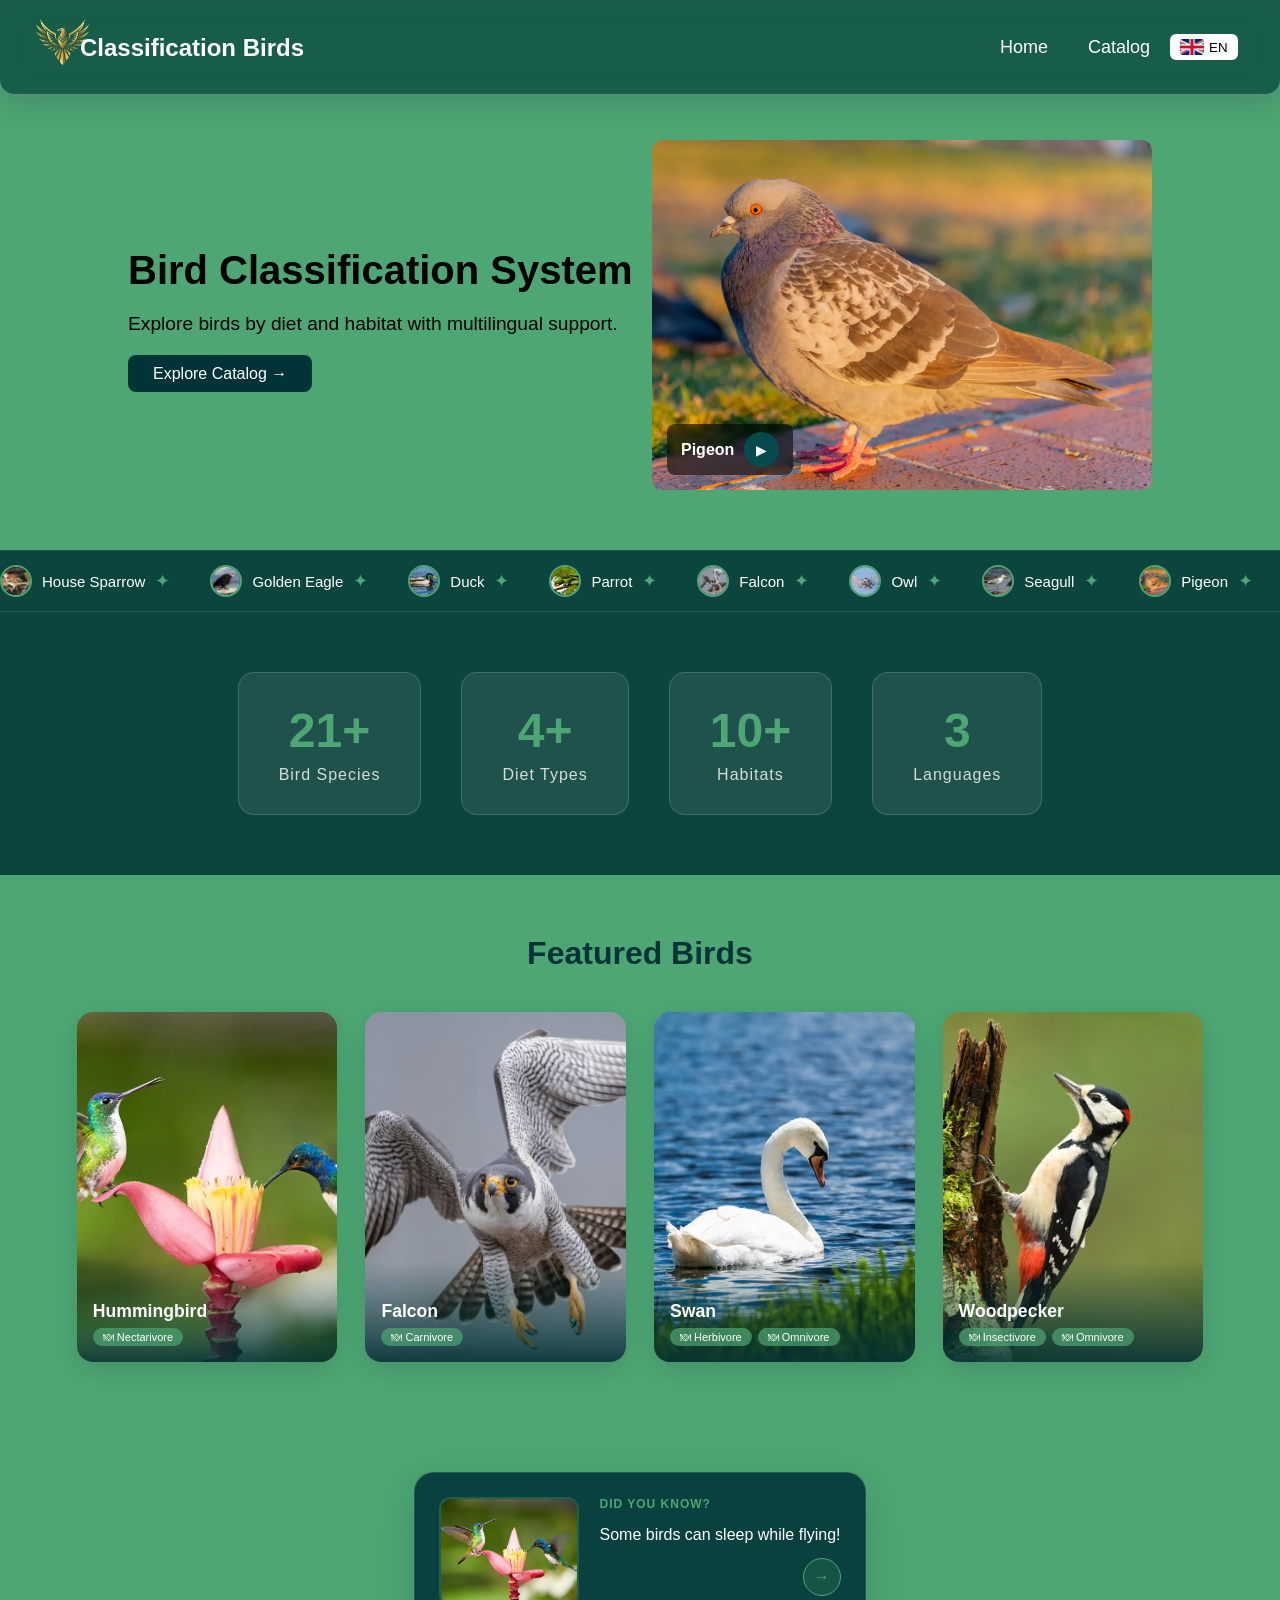
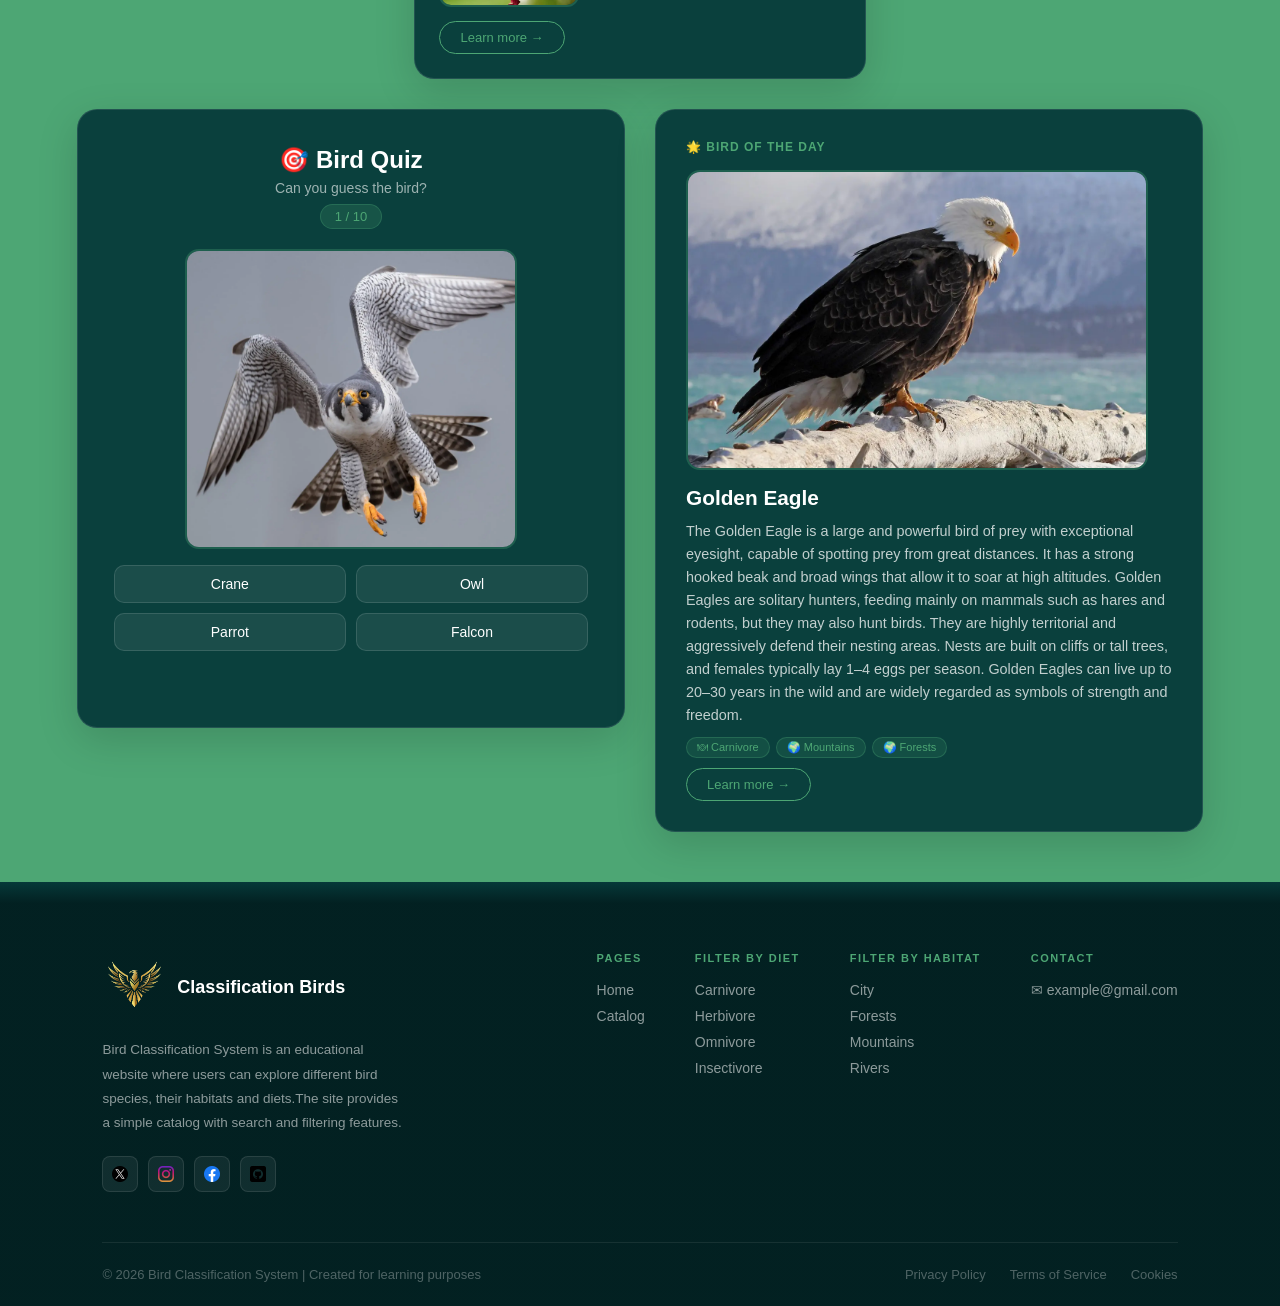
<file: index.html>
<!DOCTYPE html>
<html lang="en">

<head>
	<meta charset="UTF-8">
	<meta name="viewport" content="width=device-width, initial-scale=1.0">
	<title data-i18n="home_title">Classification Birds</title>
	<link rel="stylesheet" href="css/style.css">
</head>

<body>
	<div id="loading-screen">
		<img src="img/logo1-removebg-preview.png" class="loading-logo" alt="logo">
		<p class="loading-title">Classification Birds</p>
		<div class="loading-bar-wrapper">
			<div class="loading-bar"></div>
		</div>
	</div>

	<header class="navbar">
		<div class="nav-left">
			<img src="img/logo1-removebg-preview.png" class="logo">
			<h2 class="site-title">
				<a href="index.html">Classification Birds</a>
			</h2>
		</div>
		<div class="nav-right">
			<a href="index.html" data-i18n="nav_home">Home</a>
			<a href="catalog.html" data-i18n="nav_catalog">Catalog</a>
			<div class="language-switcher">
				<button class="lang-btn" id="current-lang">
					<img id="current-flag" src="img/flagsen.png" alt="EN">
					<span id="current-text">EN</span>
				</button>
				<div class="lang-dropdown" id="lang-dropdown">
					<button class="lang-btn" data-lang="en"><img src="img/flagsen.png"> EN</button>
					<button class="lang-btn" data-lang="ru"><img src="img/flagsru.png"> RU</button>
					<button class="lang-btn" data-lang="kg"><img src="img/flagskg.png"> KG</button>
				</div>
			</div>
		</div>
	</header>

	<section class="hero">
		<div class="hero-text">
			<h1 data-i18n="home_title">Bird Classification System</h1>
			<p data-i18n="home_text">Explore birds by diet and habitat with multilingual support.</p>
			<a href="catalog.html" class="btn-explore" data-i18n-btn="explore_btn">Explore Catalog →</a>
		</div>
		<div class="hero-image" id="hero-box">
			<img id="hero-slider" src="" alt="Bird">
			<div class="hero-bird-name" id="hero-bird-name"></div>
		</div>
	</section>

	<div class="bird-banner">
		<div class="bird-banner-track" id="bannerTrack"></div>
	</div>

	<section class="stats-section">
		<div class="stat-item" onclick="window.location.href='catalog.html'">
			<h2 class="counter" data-target="21">0</h2>
			<p data-i18n="stats_item">Bird Species</p>
		</div>
		<div class="stat-item" onclick="window.location.href='catalog.html?focus=diet'">
			<h2 class="counter" data-target="4">0</h2>
			<p data-i18n="diet_types">Diet Types</p>
		</div>
		<div class="stat-item" onclick="window.location.href='catalog.html?focus=habitat'">
			<h2 class="counter" data-target="10">0</h2>
			<p data-i18n="habitats">Habitats</p>
		</div>
		<div class="stat-item" id="langStat">
			<h2 class="counter" data-target="3" data-noplus="true">0</h2>
			<p data-i18n="languages">Languages</p>
		</div>
	</section>

	<section class="featured-section">
		<h2 class="featured-title" data-i18n="featured_title">Featured Birds</h2>
		<div class="featured-grid" id="featuredGrid"></div>
	</section>

	<section class="dyk-quiz-section">

		<div class="dyk-box">
			<div class="dyk-top">
				<img id="dyk-img" src="" alt="Bird" class="dyk-img">
				<div class="dyk-right">
					<div class="dyk-badge" data-i18n="dyk_title">Did you know?</div>
					<p id="dyk-text" class="dyk-text"></p>
					<button class="dyk-btn" id="dyk-next">→</button>
				</div>
			</div>
			<a id="dyk-link" href="#" class="dyk-more" data-i18n="learn_more">Learn more →</a>
		</div>

		<div class="quiz-botd-wrapper">

			<div class="quiz-box">
				<div class="quiz-header">
					<h2 data-i18n="quiz_title">🎯 Bird Quiz</h2>
					<p data-i18n="quiz_subtitle">Can you guess the bird?</p>
					<span class="quiz-progress" id="quiz-progress">1 / 10</span>
				</div>
				<div class="quiz-card" id="quiz-card">
					<img id="quiz-img" src="" alt="Bird" class="quiz-img">
					<div id="quiz-options" class="quiz-options"></div>
					<div id="quiz-result" class="quiz-result"></div>
				</div>
				<button id="quiz-next" class="quiz-next-btn" style="display:none" data-i18n="quiz_next">Next →</button>
			</div>

			<div class="botd-box">
				<div class="botd-label" data-i18n="bird_of_the_day">🌟 Bird of the Day</div>
				<img id="botd-img" src="" alt="Bird" class="botd-img">
				<div class="botd-info">
					<h3 id="botd-name"></h3>
					<p id="botd-desc"></p>
					<div id="botd-badges" class="botd-badges"></div>
					<a id="botd-link" href="#" class="dyk-more" data-i18n="learn_more">Learn more →</a>
				</div>
			</div>

		</div>

	</section>

	<footer class="footer">
		<div class="footer-top">
			<div class="footer-brand">
				<div class="logo-area">
					<img src="img/logo1-removebg-preview.png" class="logo">
					<h2>Classification Birds</h2>
				</div>
				<p data-i18n="footer">Bird Classification System is an educational website...</p>
				<div class="social-icons">
					<a href="https://www.twitter.com/?hl=en"><img src="icons/image copy.png" alt=""></a>
					<a href="https://www.instagram.com/?hl=en"><img src="icons/image.png" alt=""></a>
					<a href="https://www.facebook.com/?hl=en"><img src="icons/image copy 2.png" alt=""></a>
					<a href="https://www.github.com/?hl=en"><img src="icons/image copy 3.png" alt=""></a>
				</div>
			</div>
			<div class="footer-links">
				<div>
					<h3 data-i18n="footer_pages">Pages</h3>
					<a href="index.html" data-i18n="nav_home">Home</a>
					<a href="catalog.html" data-i18n="nav_catalog">Catalog</a>
				</div>
				<div>
					<h3 data-i18n="footer_diet">Filter by Diet</h3>
					<a href="catalog.html?diet=carnivore" data-i18n="carnivore">Carnivore</a>
					<a href="catalog.html?diet=herbivore" data-i18n="herbivore">Herbivore</a>
					<a href="catalog.html?diet=omnivore" data-i18n="omnivore">Omnivore</a>
					<a href="catalog.html?diet=insectivore" data-i18n="insectivore">Insectivore</a>
				</div>
				<div>
					<h3 data-i18n="footer_habitat">Filter by Habitat</h3>
					<a href="catalog.html?habitat=urban" data-i18n="urban">City</a>
					<a href="catalog.html?habitat=forests" data-i18n="forests">Forest</a>
					<a href="catalog.html?habitat=mountains" data-i18n="mountains">Mountains</a>
					<a href="catalog.html?habitat=rivers" data-i18n="rivers">Rivers</a>
				</div>
				<div>
					<h3 data-i18n="footer_contact">Contact</h3>
					<a href="mailto:shaxruh6114@gmail.com">✉ example@gmail.com</a>
				</div>
			</div>
		</div>

		<div class="footer-bottom">
			<p data-i18n="footer_bottom">© 2026 Bird Classification System | Created for learning purposes</p>
			<div class="footer-legal">
				<a href="#">Privacy Policy</a>
				<a href="#">Terms of Service</a>
				<a href="#">Cookies</a>
			</div>
		</div>

	</footer>

	<div id="overlay"></div>

	<script src="js/lang.js"></script>
	<script src="js/data.js"></script>
	<script src="js/hero-slider.js"></script>

	<script>
		const counters = document.querySelectorAll('.counter')
		const observer = new IntersectionObserver((entries) => {
			entries.forEach(entry => {
				if (entry.isIntersecting) {
					const el = entry.target
					const target = +el.dataset.target
					let count = 0
					const step = Math.ceil(target / 40)
					const timer = setInterval(() => {
						count += step
						if (count >= target) {
							el.textContent = el.dataset.noplus ? target : target + '+'
							clearInterval(timer)
						} else {
							el.textContent = count
						}
					}, 40)
					observer.unobserve(el)
				}
			})
		}, { threshold: 0.5 })
		counters.forEach(c => observer.observe(c))

		function loadBanner() {
			const lang = localStorage.getItem('lang') || 'en'
			const track = document.getElementById('bannerTrack')
			if (!track || typeof birds === 'undefined') return
			track.innerHTML = ''
			const doubled = [...birds, ...birds]
			doubled.forEach(b => {
				const item = document.createElement('div')
				item.className = 'banner-item'
				item.innerHTML = `
                    <img src="${b.images[0]}" alt="${b.name[lang]}">
                    <span>${b.name[lang] || b.name.en}</span>
                    <span class="banner-dot">✦</span>
                `
				item.addEventListener('click', () => { window.location.href = `bird.html?id=${b.id}` })
				item.style.cursor = 'pointer'
				track.appendChild(item)
			})
		}

		function loadFeatured() {
			const lang = localStorage.getItem('lang') || 'en'
			const grid = document.getElementById('featuredGrid')
			if (!grid || typeof birds === 'undefined') return
			const ids = [21, 5, 10, 9]
			grid.innerHTML = ''
			ids.forEach(id => {
				const b = birds.find(b => b.id === id)
				if (!b) return
				const dietBadges = (b.diet || []).map(d =>
					`<span class="f-badge">🍽 ${translations[lang]?.[d] || d}</span>`
				).join('')
				const card = document.createElement('div')
				card.className = 'featured-card'
				card.innerHTML = `
                    <img src="${b.images[0]}" alt="${b.name[lang]}">
                    <div class="featured-card-info">
                        <h3>${b.name[lang] || b.name.en}</h3>
                        <div class="f-badges">${dietBadges}</div>
                    </div>
                `
				card.addEventListener('click', () => { window.location.href = `bird.html?id=${b.id}` })
				grid.appendChild(card)
			})
		}

		function loadBotd() {
			const lang = localStorage.getItem('lang') || 'en'
			if (typeof birds === 'undefined') return
			const dayIndex = Math.floor(Date.now() / (1000 * 60 * 60 * 24)) % birds.length
			const b = birds[dayIndex]
			const img = document.getElementById('botd-img')
			const name = document.getElementById('botd-name')
			const desc = document.getElementById('botd-desc')
			const badges = document.getElementById('botd-badges')
			const link = document.getElementById('botd-link')
			if (!img || !b) return
			img.src = b.images[0]
			name.textContent = b.name[lang] || b.name.en
			desc.textContent = b.description[lang] || b.description.en
			link.href = `bird.html?id=${b.id}`
			badges.innerHTML = [
				...(b.diet || []).map(d => `<span class="botd-badge-item">🍽 ${translations[lang]?.[d] || d}</span>`),
				...(b.habitat || []).slice(0, 2).map(h => `<span class="botd-badge-item">🌍 ${translations[lang]?.[h] || h}</span>`)
			].join('')
		}

		const dykFacts = {
			en: [
				{ text: "Some birds can sleep while flying!", birdId: 21 },
				{ text: "Owls can rotate their heads up to 270 degrees.", birdId: 6 },
				{ text: "The Peregrine Falcon is the fastest animal on Earth, reaching speeds over 320 km/h.", birdId: 5 },
				{ text: "Parrots can mimic human speech and even understand words.", birdId: 4 },
				{ text: "Flamingos get their pink color from the food they eat.", birdId: 12 },
				{ text: "Hummingbirds are the only birds that can fly backwards.", birdId: 21 },
				{ text: "Eagles can see up to 8 times more clearly than humans.", birdId: 2 },
				{ text: "Crows are one of the smartest animals in the world.", birdId: 11 },
				{ text: "A group of flamingos is called a flamboyance.", birdId: 12 }
			],
			ru: [
				{ text: "Некоторые птицы могут спать во время полёта!", birdId: 21 },
				{ text: "Совы могут поворачивать голову на 270 градусов.", birdId: 6 },
				{ text: "Сапсан развивает скорость свыше 320 км/ч.", birdId: 5 },
				{ text: "Попугаи могут имитировать человеческую речь.", birdId: 4 },
				{ text: "Фламинго получают розовый цвет от пищи.", birdId: 12 },
				{ text: "Колибри — единственные птицы, летающие назад.", birdId: 21 },
				{ text: "Орлы видят в 8 раз чётче, чем люди.", birdId: 2 },
				{ text: "Вороны — одни из самых умных животных.", birdId: 11 },
				{ text: "Группа фламинго называется фламбуанс.", birdId: 12 }
			],
			kg: [
				{ text: "Кээ бир куштар учуп жүрүп уктай алышат!", birdId: 21 },
				{ text: "Үкүлөр башын 270 градуска буруша алат.", birdId: 6 },
				{ text: "Лачын 320 км/сааттан ашык ылдамдыкка жетет.", birdId: 5 },
				{ text: "Тоту куштар адам сөзүн туурай алат.", birdId: 4 },
				{ text: "Фламинго жеген тамагынан кызгылт түс алат.", birdId: 12 },
				{ text: "Колибри артка учуу жөндөмдүүлүгүнө ээ жалгыз куш.", birdId: 21 },
				{ text: "Бүркүттөр адамга караганда 8 эсе так көрөт.", birdId: 2 },
				{ text: "Карга дүйнөдөгү эң акылдуу жаныбарлардын бири.", birdId: 11 },
				{ text: "Фламинго тобу фламбуанс деп аталат.", birdId: 12 }
			]
		}

		let dykIndex = 0
		function showFact() {
			const lang = localStorage.getItem('lang') || 'en'
			const facts = dykFacts[lang] || dykFacts.en
			const fact = facts[dykIndex % facts.length]
			const bird = birds.find(b => b.id === fact.birdId)
			const text = document.getElementById('dyk-text')
			const img = document.getElementById('dyk-img')
			const link = document.getElementById('dyk-link')
			text.style.opacity = 0
			img.style.opacity = 0
			setTimeout(() => {
				text.textContent = fact.text
				text.style.opacity = 1
				if (bird) {
					img.src = bird.images[0]
					img.style.opacity = 1
					link.href = `bird.html?id=${bird.id}`
				}
			}, 300)
		}

		document.getElementById('dyk-next').addEventListener('click', () => {
			dykIndex++
			showFact()
		})

		setInterval(() => {
			dykIndex++
			showFact()
		}, 8000)

		document.getElementById('langStat').addEventListener('click', () => {
			window.scrollTo({ top: 0, behavior: 'smooth' })
			setTimeout(() => { document.getElementById('current-lang').click() }, 600)
		})

		let quizIndex = 0
		let quizScore = 0
		const QUIZ_TOTAL = 10
		let quizQuestions = []

		function prepareQuiz() {
			const shuffled = [...birds].sort(() => Math.random() - 0.5)
			quizQuestions = []
			for (let i = 0; i < QUIZ_TOTAL; i++) {
				const correct = shuffled[i]
				const others = [...birds].filter(b => b.id !== correct.id).sort(() => Math.random() - 0.5).slice(0, 3)
				const options = [...others, correct].sort(() => Math.random() - 0.5)
				quizQuestions.push({ correct, options })
			}
		}

		function loadQuiz() {
			const lang = localStorage.getItem('lang') || 'en'
			const result = document.getElementById('quiz-result')
			const nextBtn = document.getElementById('quiz-next')
			const quizCard = document.getElementById('quiz-card')

			if (quizIndex >= QUIZ_TOTAL) {
				const percent = Math.round((quizScore / QUIZ_TOTAL) * 100)
				let emoji = '😢'
				if (percent >= 80) emoji = '🏆'
				else if (percent >= 50) emoji = '👍'
				else if (percent >= 30) emoji = '🙂'
				quizCard.innerHTML = `
                    <div class="quiz-final">
                        <div class="quiz-emoji">${emoji}</div>
                        <h3 class="quiz-final-score">${quizScore} / ${QUIZ_TOTAL}</h3>
                        <p class="quiz-final-percent">${percent}%</p>
                        <p class="quiz-final-msg">${getQuizMsg(percent, lang)}</p>
                        <button class="quiz-restart-btn" id="quiz-restart">🔄 ${lang === 'ru' ? 'Заново' : lang === 'kg' ? 'Кайра' : 'Restart'}</button>
                    </div>
                `
				nextBtn.style.display = 'none'
				document.getElementById('quiz-restart').addEventListener('click', () => {
					quizIndex = 0
					quizScore = 0
					prepareQuiz()
					quizCard.innerHTML = `
                        <img id="quiz-img" src="" alt="Bird" class="quiz-img">
                        <div id="quiz-options" class="quiz-options"></div>
                        <div id="quiz-result" class="quiz-result"></div>
                    `
					loadQuiz()
				})
				return
			}

			result.textContent = ''
			nextBtn.style.display = 'none'
			document.getElementById('quiz-progress').textContent = `${quizIndex + 1} / ${QUIZ_TOTAL}`
			const { correct, options } = quizQuestions[quizIndex]
			document.getElementById('quiz-img').src = correct.images[0]
			const optionsDiv = document.getElementById('quiz-options')
			optionsDiv.innerHTML = ''
			options.forEach(b => {
				const btn = document.createElement('button')
				btn.className = 'quiz-option'
				btn.textContent = b.name[lang] || b.name.en
				btn.addEventListener('click', () => {
					document.querySelectorAll('.quiz-option').forEach(el => {
						el.disabled = true
						if (el.textContent === (correct.name[lang] || correct.name.en)) el.classList.add('correct')
					})
					if (b.id === correct.id) {
						btn.classList.add('correct')
						document.getElementById('quiz-result').textContent = translations[lang].correct || '✅ Correct!'
						document.getElementById('quiz-result').style.color = '#4DA674'
						quizScore++
					} else {
						btn.classList.add('wrong')
						document.getElementById('quiz-result').textContent = translations[lang].wrong || '❌ Wrong!'
						document.getElementById('quiz-result').style.color = '#dc3545'
					}
					quizIndex++
					nextBtn.style.display = 'inline-block'
				})
				optionsDiv.appendChild(btn)
			})
		}

		function getQuizMsg(percent, lang) {
			if (lang === 'ru') {
				if (percent >= 80) return 'Отличный результат! Вы эксперт по птицам!'
				if (percent >= 50) return 'Неплохо! Продолжайте изучать птиц!'
				return 'Не расстраивайтесь, попробуйте ещё раз!'
			} else if (lang === 'kg') {
				if (percent >= 80) return 'Мыкты натыйжа! Сиз куштар боюнча эксперт!'
				if (percent >= 50) return 'Жаман эмес! Куштарды изилдей бериңиз!'
				return 'Капа болбоңуз, кайра аракет кылыңыз!'
			} else {
				if (percent >= 80) return 'Excellent! You are a bird expert!'
				if (percent >= 50) return 'Not bad! Keep exploring birds!'
				return "Don't give up, try again!"
			}
		}

		document.getElementById('quiz-next').addEventListener('click', loadQuiz)

		window.addEventListener('load', () => {
			if (typeof birds !== 'undefined') {
				loadBanner()
				loadFeatured()
				loadBotd()
				showFact()
				prepareQuiz()
				loadQuiz()
			}

			const heroIds = [8, 2, 10, 4, 5]
			const featuredIds = [21, 5, 10, 9]

			const criticalSrcs = [
				...heroIds.map(id => birds.find(b => b.id === id)?.images[0]),
				...featuredIds.map(id => birds.find(b => b.id === id)?.images[0])
			].filter(Boolean)

			const unique = [...new Set(criticalSrcs)]
			const bar = document.querySelector('.loading-bar')
			const loader = document.getElementById('loading-screen')

			let loaded = 0
			const total = unique.length

			function onResource() {
				loaded++
				const percent = Math.round((loaded / total) * 100)
				if (bar) bar.style.width = percent + '%'
				if (loaded >= total) {
					setTimeout(() => loader.classList.add('hidden'), 300)
				}
			}

			if (total === 0) {
				loader.classList.add('hidden')
				return
			}

			unique.forEach(src => {
				const img = new Image()
				img.onload = img.onerror = onResource
				img.src = src
			})
		})
	</script>

</body>

</html>
</file>
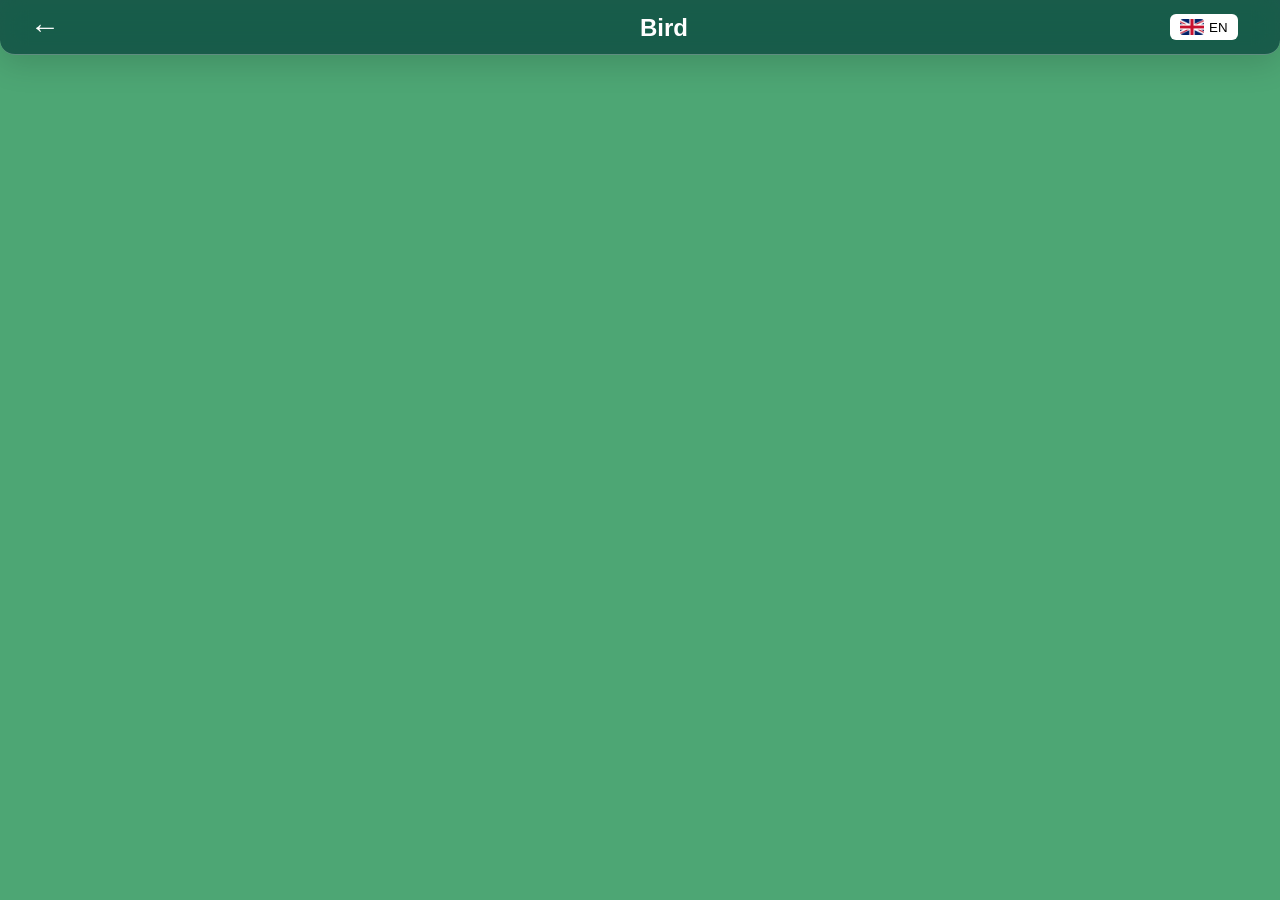
<file: bird.html>
<!DOCTYPE html>
<html lang="en">

<head>
	<meta charset="UTF-8">
	<meta name="viewport" content="width=device-width, initial-scale=1.0">
	<title>Bird</title>
	<link rel="stylesheet" href="css/style.css">
</head>

<body>

	<header class="navbar">
		<div class="nav-left">
			<div class="back-icon">
				<a href="catalog.html" class="back-icon" title="Back">&#8592;</a>
			</div>
			<h2 class="site-title2">Bird</h2>
		</div>

		<div class="nav-right">
			<div class="language-switcher">
				<button class="lang-btn" id="current-lang">
					<img id="current-flag" src="img/flagsen.png" alt="EN">
					<span id="current-text">EN</span>
				</button>

				<div class="lang-dropdown" id="lang-dropdown">
					<button class="lang-btn" data-lang="en">
						<img src="img/flagsen.png" alt="EN"> EN
					</button>
					<button class="lang-btn" data-lang="ru">
						<img src="img/flagsru.png" alt="RU"> RU
					</button>
					<button class="lang-btn" data-lang="kg">
						<img src="img/flagskg.png" alt="KG"> KG
					</button>
				</div>
			</div>
		</div>
	</header>

	<main id="birdDetail" class="bird-detail-wrapper">
	</main>
	<div id="overlay"></div>

	<script src="js/data.js"></script>
	<script src="js/lang.js"></script>
	<script src="js/bird.js"></script>
</body>

</html>
</file>
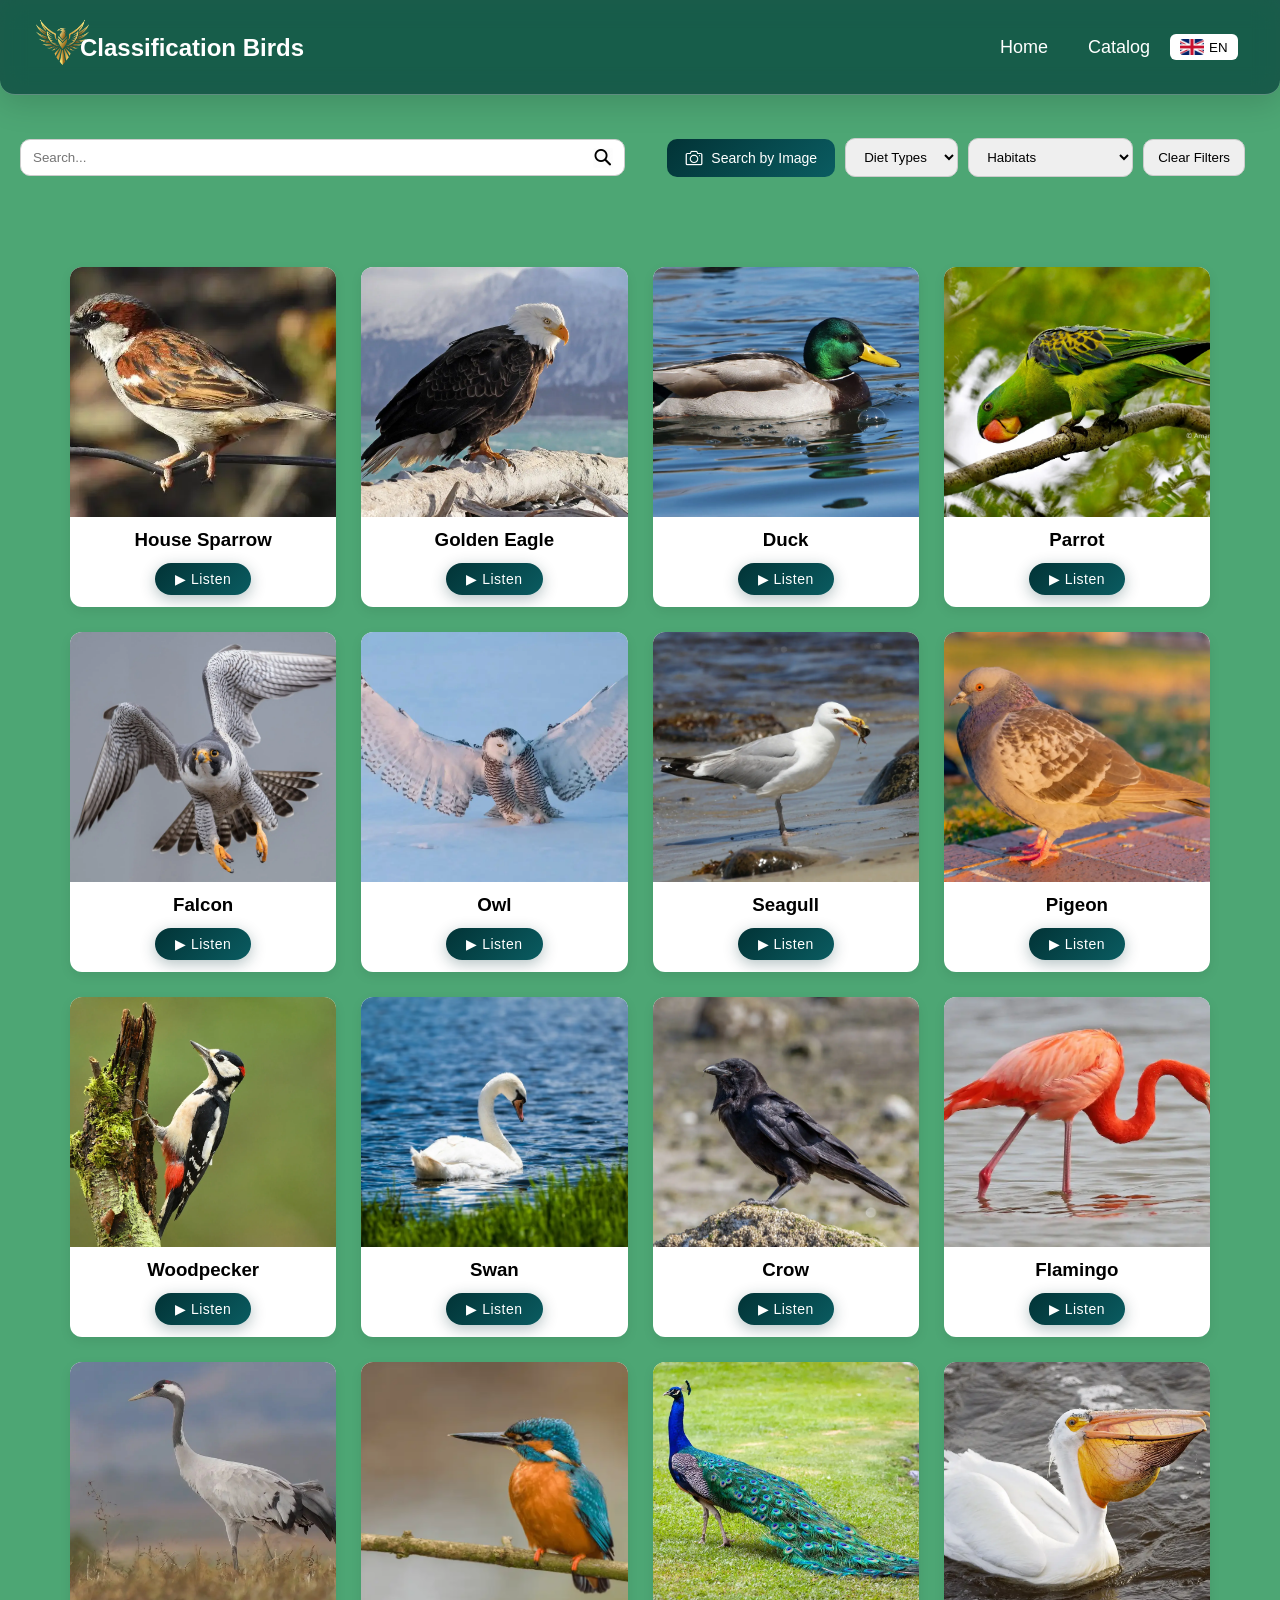
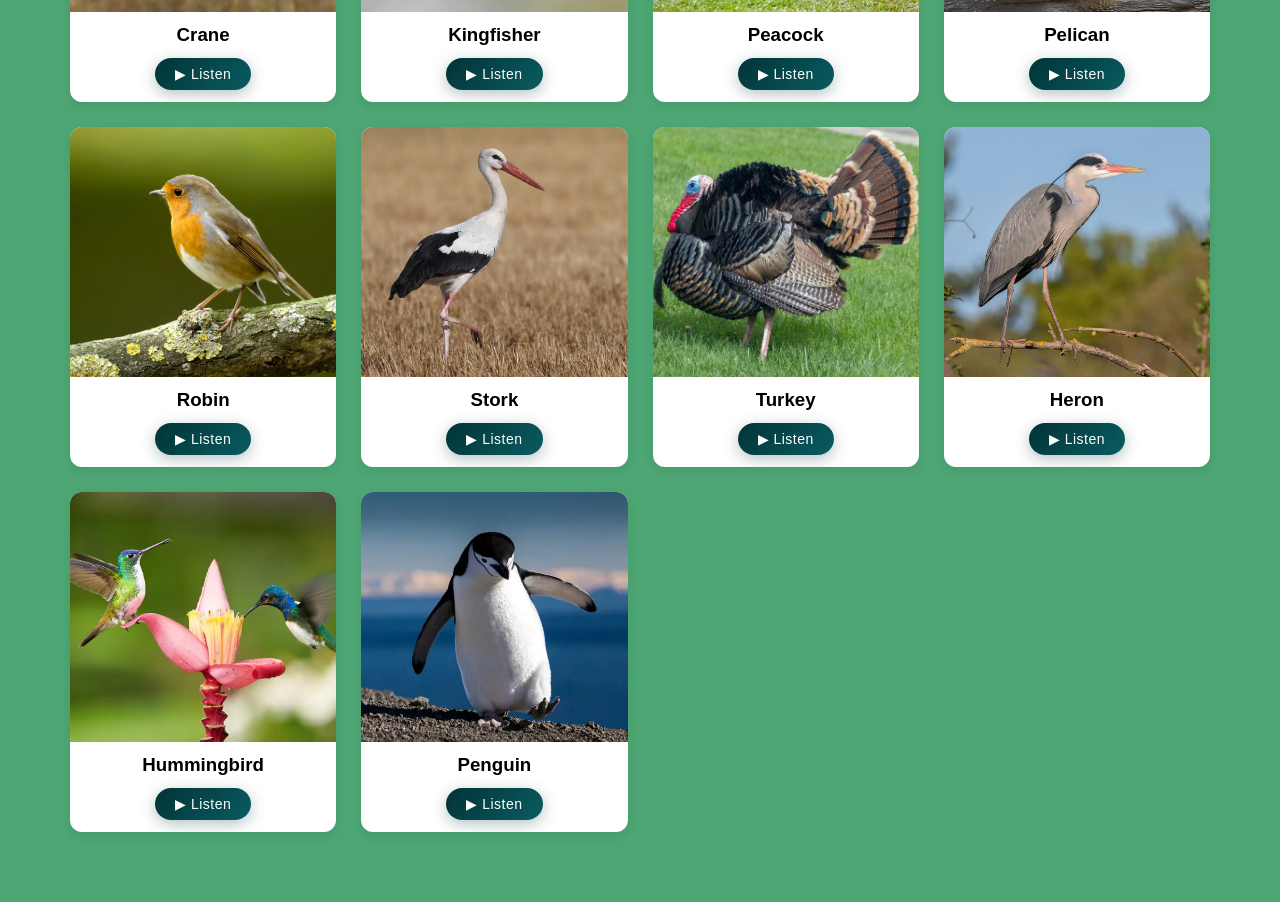
<file: catalog.html>
<!DOCTYPE html>
<html lang="en">

<head>
	<meta charset="UTF-8">
	<meta name="viewport" content="width=device-width, initial-scale=1.0">
	<title>Catalog</title>
	<link rel="stylesheet" href="css/style.css">
</head>

<body>

	<header class="navbar">
		<div class="nav-left">
			<img src="img/logo1-removebg-preview.png" class="logo">
			<h2 class="site-title">
				<a href="index.html">Classification Birds</a>
			</h2>
		</div>

		<div class="nav-right">
			<a href="index.html" data-i18n="nav_home">Home</a>
			<a href="catalog.html" data-i18n="nav_catalog">Catalog</a>
			<div class="language-switcher">
				<button class="lang-btn" id="current-lang">
					<img id="current-flag" src="img/flagsen.png" alt="EN">
					<span id="current-text">EN</span>
				</button>

				<div class="lang-dropdown" id="lang-dropdown">
					<button class="lang-btn" data-lang="en">
						<img src="img/flagsen.png" alt="EN"> EN
					</button>
					<button class="lang-btn" data-lang="ru">
						<img src="img/flagsru.png" alt="RU"> RU
					</button>
					<button class="lang-btn" data-lang="kg">
						<img src="img/flagskg.png" alt="KG"> KG
					</button>
				</div>
			</div>
		</div>
	</header>

	<section class="catalog-controls">


		<div class="filters-container">
			<div class="left-side search-container">
				<input type="text" id="searchInput" placeholder="Search...">
				<img src="img/search.png" alt="search" class="search-icon">
			</div>
			<div class="right-side">
				<label class="img-search-btn" for="imageInput">
					<img src="icons/camera.png" alt="camera">
					<span data-i18n="search_by_image">Search by Image</span>
				</label>
				<input type="file" id="imageInput" accept="image/*" style="display:none">

				<select id="dietFilter">
					<option value="">Diet</option>
					<option value="omnivore">Omnivore</option>
					<option value="carnivore">Carnivore</option>
					<option value="herbivore">Herbivore</option>
				</select>
				<select id="habitatFilter">
					<option value="">Habitat</option>
					<option value="urban">City</option>
					<option value="rural">Rural</option>
					<option value="lakes">Lakes</option>
					<option value="mountains">Mountains</option>
					<option value="plains">Plains</option>
					<option value="cliffs">Cliffs</option>
					<option value="river valleys">River Valleys</option>
					<option value="freshwater lakes">Freshwater Lakes</option>
					<option value="rivers">Rivers</option>
					<option value="ponds">Ponds</option>
					<option value="marshes">Marshes</option>
					<option value="tropical forests">Tropical Forests</option>
					<option value="subtropical forests">Subtropical Forests</option>
					<option value="savannas">Savannas</option>
					<option value="mangroves">Mangroves</option>
					<option value="urban areas">Urban Areas</option>
					<option value="open plains">Open Plains</option>
					<option value="deserts">Deserts</option>
					<option value="Antarctica">Antarctica</option>
					<option value="coastal regions">Coastal Regions</option>
					<option value="beaches">Beaches</option>
					<option value="estuaries">Estuaries</option>
					<option value="parks">Parks</option>
					<option value="farmlands">Farmlands</option>
					<option value="woodlands">Woodlands</option>
					<option value="orchards">Orchards</option>
					<option value="barns">Barns</option>
				</select>

				<button id="clearFilters">Clear</button>
			</div>

			<div id="img-search-result" class="img-search-result"></div>
		</div>

		</div>

	</section>

	<section class="bird-gallery">
		<div id="birdContainer" class="container">
		</div>
	</section>
	<div id="overlay"></div>

	<script src="js/data.js"></script>
	<script src="js/lang.js"></script>
	<script src="js/catalog.js"></script>
</body>

</html>
</file>
<file: css/style.css>
* {
    margin: 0;
    padding: 0;
    box-sizing: border-box;
}

body {
    padding-top: 80px;
    font-family: Arial, sans-serif;
    background-color: #4DA674;
    background-size: cover;
    background-attachment: fixed;
}

.container, header, footer {
    background-color: rgba(255, 255, 255, 0.85);
    padding: 20px;
}

#loading-screen {
    position: fixed;
    top: 0;
    left: 0;
    width: 100%;
    height: 100%;
    background: #023336;
    display: flex;
    flex-direction: column;
    align-items: center;
    justify-content: center;
    z-index: 9999;
    transition: opacity 0.6s ease, visibility 0.6s ease;
}

#loading-screen.hidden {
    opacity: 0;
    visibility: hidden;
}

.loading-logo {
    width: 100px;
    height: 100px;
    animation: pulse 0.7s ease-in-out infinite;
}

.loading-title {
    color: #fff;
    font-size: 1.5rem;
    font-weight: 600;
    margin-top: 20px;
    letter-spacing: 2px;
}

.loading-bar-wrapper {
    width: 200px;
    height: 4px;
    background: rgba(255,255,255,0.15);
    border-radius: 10px;
    margin-top: 24px;
    overflow: hidden;
}

.loading-bar {
    height: 100%;
    width: 0%;
    background: #4DA674;
    border-radius: 10px;
    transition: width 0.3s ease; 
}

@keyframes loadBar {
    to { width: 100%; }
}

@keyframes pulse {
    0%, 100% { transform: scale(1); opacity: 1; }
    50% { transform: scale(1.1); opacity: 0.8; }
}

.navbar {
    display: flex;
    justify-content: space-between;
    position: fixed;
    top: 0;
    left: 0;
    width: 100%;
    padding: 10px 30px;
    background: rgba(2, 51, 54, 0.65);
    backdrop-filter: blur(12px) saturate(120%);
    -webkit-backdrop-filter: blur(12px) saturate(120%);
    border-bottom: 1px solid rgba(255, 255, 255, 0.3);
    box-shadow: 0 8px 32px rgba(0, 0, 0, 0.15);
    border-radius: 0 0 15px 15px;
    z-index: 1000;
    transition: background 0.3s ease, box-shadow 0.3s ease;
}

.navbar.scrolled {
    background: rgba(2, 51, 54, 0.85);
    box-shadow: 0 8px 32px rgba(0, 0, 0, 0.25);
}

.nav-left .site-title a,
.site-title a {
    text-decoration: none;
    color: inherit;
}

.logo {
    height: 70px;
}

.site-title {
    font-size: 24px;
    font-weight: 600;
    position: absolute;
    left: 15%;
    transform: translateX(-50%);
    color: #fff;
    margin-top: -50px;
}

.site-title2 {
    color: white;
    position: absolute;
    left: 50%;
    margin-top: -30px;
}

.nav-right {
    display: flex;
    align-items: center;
    gap: 20px;
}

.nav-right a {
    text-decoration: none;
    color: #fff;
    font-weight: 500;
    font-size: 18px;
    margin-left: 20px;
}

.nav-right a:hover {
    color: #4DA674;
}

.back-icon {
    font-size: 30px;
    color: #fff;
    text-decoration: none;
    transition: transform 0.3s ease, color 0.3s ease;
    cursor: pointer;
    display: inline-block;
}

.back-icon:hover {
    color: #f8f9fa;
    transform: scale(1.1);
}

#overlay {
    position: fixed;
    top: 0;
    left: 0;
    width: 100%;
    height: 100%;
    background: rgba(0,0,0,0.35);
    backdrop-filter: blur(3px);
    opacity: 0;
    visibility: hidden;
    transition: 0.3s;
    z-index: 900;
}

#overlay.active {
    opacity: 1;
    visibility: visible;
}

.language-switcher {
    position: relative;
    display: inline-block;
    min-width: 80px;
}

.lang-btn {
    border: none;
    background-color: white;
    color: black;
    cursor: pointer;
    border-radius: 6px;
    padding: 5px 10px;
    display: flex;
    align-items: center;
    gap: 5px;
    transition: 0.3s;
    z-index: 1001;
}

.lang-btn img {
    width: 24px;
    height: 16px;
    object-fit: cover;
    border-radius: 3px;
}

.lang-btn:hover {
    background: #4DA674;
}

.lang-dropdown {
    display: none;
    flex-direction: column;
    position: absolute;
    top: 120%;
    left: 0;
    border-radius: 8px;
    box-shadow: 0 8px 20px rgba(10, 10, 10, 0.2);
    overflow: hidden;
    z-index: 1000;
    transform: translateY(-10px);
    opacity: 0;
    transition: 0.3s;
}

.lang-dropdown.active {
    display: flex;
    transform: translateY(0);
    opacity: 1;
}

.hero {
    display: flex;
    justify-content: space-between;
    align-items: center;
    padding: 60px 10%;
}

.hero-text h1 {
    font-size: 2.5rem;
    margin-bottom: 20px;
}

.hero-text p {
    font-size: 1.2rem;
    margin-bottom: 30px;
}

.btn-explore {
    padding: 10px 25px;
    background-color: #023336;
    color: #fff;
    text-decoration: none;
    border-radius: 8px;
    transition: all 0.3s ease;
}

.btn-explore:hover {
    transform: translateY(-3px);
    box-shadow: 0 9px 20px #023336;
}

.hero-image {
    position: relative;
    width: 500px;
    height: 350px;
    overflow: hidden;
    cursor: pointer;
    border-radius: 10px;
}

.hero-image img {
    width: 100%;
    height: 100%;
    object-fit: cover;
    border-radius: 10px;
    transition: opacity 0.6s ease, transform 0.6s ease;
}

.hero-image:hover img {
    transform: scale(1.05);
}

.hero-bird-name {
    position: absolute;
    bottom: 15px;
    left: 15px;
    background: rgba(0,0,0,0.55);
    color: #fff;
    padding: 8px 14px;
    border-radius: 8px;
    font-size: 16px;
    font-weight: 600;
    backdrop-filter: blur(3px);
    display: flex;
    align-items: center;
    gap: 10px;
}

.hero-play-btn {
    background: rgba(2, 93, 97, 0.75);
    color: #fff;
    border: none;
    border-radius: 50%;
    width: 35px;
    height: 35px;
    font-size: 14px;
    cursor: pointer;
    backdrop-filter: blur(4px);
    transition: background 0.3s ease;
    flex-shrink: 0;
}

.hero-play-btn:hover {
    background: rgba(77, 166, 116, 0.85);
}

.bird-banner {
    width: 100%;
    overflow: hidden;
    background: rgba(2, 51, 54, 0.85);
    padding: 14px 0;
    border-top: 1px solid rgba(255,255,255,0.1);
    border-bottom: 1px solid rgba(255,255,255,0.1);
}

.bird-banner-track {
    display: flex;
    gap: 40px;
    width: max-content;
    animation: bannerScroll 30s linear infinite;
}

.bird-banner-track:hover {
    animation-play-state: paused;
}

.banner-item {
    display: flex;
    align-items: center;
    gap: 10px;
    color: #fff;
    font-size: 15px;
    font-weight: 500;
    white-space: nowrap;
    transition: all 0.3s ease;
}

.banner-item img {
    width: 32px;
    height: 32px;
    object-fit: cover;
    border-radius: 50%;
    border: 2px solid #4DA674;
    transition: transform 0.3s ease, border-color 0.3s ease;
}

.banner-dot {
    color: #4DA674;
    font-size: 18px;
}
.banner-item:hover {
    transform: translateY(-2px);
}

.banner-item:hover img {
    transform: scale(1.2);
    border-color: #fff;
}

.banner-item:hover span {
    color: #4DA674;
}

.banner-item:hover .banner-dot {
    font-size: 22px;
    color: #fff;
}

@keyframes bannerScroll {
    0% { transform: translateX(0); }
    100% { transform: translateX(-50%); }
}

.stats-section {
    display: flex;
    justify-content: center;
    gap: 40px;
    flex-wrap: wrap;
    padding: 60px 10%;
    background: rgba(2, 51, 54, 0.85);
    text-align: center;
}

.stat-item {
    background: rgba(255, 255, 255, 0.08);
    border: 1px solid rgba(255, 255, 255, 0.15);
    border-radius: 16px;
    padding: 30px 40px;
    color: #fff;
    min-width: 150px;
    cursor: pointer;
    transition: transform 0.3s ease, box-shadow 0.3s ease;
}

.stat-item:hover {
    transform: translateY(-5px);
    box-shadow: 0 10px 30px #3a7d57;
}

.stat-item h2 {
    font-size: 3rem;
    font-weight: 700;
    color: #4DA674;
    margin-bottom: 8px;
}

.stat-item p {
    font-size: 1rem;
    color: rgba(255, 255, 255, 0.8);
    letter-spacing: 1px;
}

.featured-section {
    padding: 60px 6%;
}

.featured-title {
    text-align: center;
    font-size: 2rem;
    font-weight: 700;
    color: #023336;
    margin-bottom: 40px;
}

.featured-grid {
    display: grid;
    grid-template-columns: repeat(4, 1fr);
    gap: 28px;
}

.featured-card {
    position: relative;
    border-radius: 16px;
    overflow: hidden;
    cursor: pointer;
    height: 350px;
    box-shadow: 0 8px 24px rgba(0,0,0,0.12);
    transition: transform 0.3s ease, box-shadow 0.3s ease;
}

.featured-card:hover {
    transform: translateY(-8px);
    box-shadow: 0 20px 40px rgba(2, 51, 54, 0.25);
}

.featured-card img {
    width: 100%;
    height: 100%;
    object-fit: cover;
    transition: transform 0.4s ease;
}

.featured-card:hover img {
    transform: scale(1.08);
}

.featured-card-info {
    position: absolute;
    bottom: 0;
    left: 0;
    width: 100%;
    padding: 40px 16px 16px;
    background: linear-gradient(transparent, rgba(2, 51, 54, 0.9));
}

.featured-card-info h3 {
    color: #fff;
    font-size: 1.1rem;
    font-weight: 600;
    margin-bottom: 6px;
}

.featured-card-info .f-badges {
    display: flex;
    flex-wrap: wrap;
    gap: 6px;
}

.featured-card-info .f-badge {
    background: rgba(77, 166, 116, 0.7);
    color: #fff;
    font-size: 11px;
    padding: 3px 10px;
    border-radius: 50px;
}

.dyk-quiz-section {
    padding: 50px 6%;
    display: flex;
    flex-direction: column;
    gap: 30px;
}

.dyk-box {
    background: rgba(2, 51, 54, 0.88);
    border-radius: 20px;
    padding: 24px;
    border: 1px solid rgba(255,255,255,0.1);
    box-shadow: 0 12px 40px rgba(0,0,0,0.15);
    display: flex;
    flex-direction: column;
    gap: 14px;
    max-width: 100%;
    align-self: center;
}

.dyk-top {
    display: flex;
    gap: 20px;
    align-items: flex-start;
}

.dyk-img {
    width: 140px;
    height: 110px;
    object-fit: cover;
    border-radius: 12px;
    border: 2px solid rgba(77, 166, 116, 0.3);
    flex-shrink: 0;
    transition: opacity 0.4s ease;
}

.dyk-right {
    display: flex;
    flex-direction: column;
    gap: 10px;
    flex: 1;
}

.dyk-badge {
    color: #4DA674;
    font-size: 12px;
    font-weight: 600;
    letter-spacing: 1px;
    text-transform: uppercase;
}

.dyk-text {
    color: #fff;
    font-size: 1rem;
    line-height: 1.7;
    transition: opacity 0.4s ease;
}

.dyk-btn {
    align-self: flex-end;
    background: rgba(77, 166, 116, 0.2);
    border: 1px solid #4DA674;
    color: #4DA674;
    border-radius: 50%;
    width: 38px;
    height: 38px;
    font-size: 16px;
    cursor: pointer;
    transition: all 0.3s ease;
}

.dyk-btn:hover {
    background: #4DA674;
    color: #fff;
}

.dyk-more {
    display: inline-block;
    align-self: flex-start;
    padding: 8px 20px;
    background: transparent;
    border: 1px solid #4DA674;
    color: #4DA674;
    border-radius: 50px;
    text-decoration: none;
    font-size: 13px;
    transition: all 0.3s ease;
}

.dyk-more:hover {
    background: #4DA674;
    color: #fff;
}

.quiz-botd-wrapper {
    display: grid;
    grid-template-columns: 1fr 1fr;
    gap: 30px;
    align-items: start;
}

.quiz-box {
    background: rgba(2, 51, 54, 0.88);
    border-radius: 20px;
    padding: 36px;
    border: 1px solid rgba(255,255,255,0.1);
    box-shadow: 0 12px 40px rgba(0,0,0,0.15);
    display: flex;
    flex-direction: column;
    align-items: center;
    gap: 20px;
}

.quiz-header {
    text-align: center;
    width: 100%;
}

.quiz-header h2 {
    color: #fff;
    font-size: 1.5rem;
    margin-bottom: 6px;
}

.quiz-header p {
    color: rgba(255,255,255,0.6);
    font-size: 14px;
    margin-bottom: 8px;
}

.quiz-progress {
    display: inline-block;
    background: rgba(77, 166, 116, 0.2);
    color: #4DA674;
    padding: 4px 14px;
    border-radius: 50px;
    font-size: 13px;
    border: 1px solid rgba(77, 166, 116, 0.3);
}

.quiz-card {
    width: 100%;
    display: flex;
    flex-direction: column;
    align-items: center;
    gap: 16px;
}

.quiz-img {
    width: 70%;
    height: 300px;
    object-fit: cover;
    border-radius: 14px;
    border: 2px solid rgba(77, 166, 116, 0.3);
}

.quiz-options {
    display: grid;
    grid-template-columns: 1fr 1fr;
    gap: 10px;
    width: 100%;
}

.quiz-option {
    padding: 10px 14px;
    background: rgba(255,255,255,0.07);
    border: 1px solid rgba(255,255,255,0.12);
    border-radius: 10px;
    color: #fff;
    cursor: pointer;
    font-size: 14px;
    transition: all 0.3s ease;
    text-align: center;
}

.quiz-option:hover {
    background: rgba(77, 166, 116, 0.25);
    border-color: #4DA674;
}

.quiz-option.correct {
    background: rgba(77, 166, 116, 0.45);
    border-color: #4DA674;
}

.quiz-option.wrong {
    background: rgba(220, 53, 69, 0.35);
    border-color: #dc3545;
}

.quiz-result {
    font-size: 1rem;
    font-weight: 600;
    min-height: 24px;
    color: #fff;
}

.quiz-next-btn {
    padding: 10px 30px;
    background: #4DA674;
    color: #fff;
    border: none;
    border-radius: 50px;
    font-size: 15px;
    cursor: pointer;
    transition: all 0.3s ease;
}

.quiz-next-btn:hover {
    background: #3a8f5e;
    transform: translateY(-2px);
}

.quiz-final {
    display: flex;
    flex-direction: column;
    align-items: center;
    gap: 10px;
    padding: 20px 0;
    text-align: center;
}

.quiz-emoji { font-size: 56px; }

.quiz-final-score {
    color: #fff;
    font-size: 2.2rem;
    font-weight: 700;
}

.quiz-final-percent {
    color: #4DA674;
    font-size: 1.4rem;
    font-weight: 600;
}

.quiz-final-msg {
    color: rgba(255,255,255,0.75);
    font-size: 0.95rem;
}

.quiz-restart-btn {
    margin-top: 8px;
    padding: 10px 28px;
    background: #4DA674;
    color: #fff;
    border: none;
    border-radius: 50px;
    font-size: 15px;
    cursor: pointer;
    transition: all 0.3s ease;
}

.quiz-restart-btn:hover {
    background: #3a8f5e;
    transform: translateY(-2px);
}

.botd-box {
    background: rgba(2, 51, 54, 0.88);
    border-radius: 20px;
    padding: 30px;
    border: 1px solid rgba(255,255,255,0.1);
    box-shadow: 0 12px 40px rgba(0,0,0,0.15);
    display: flex;
    flex-direction: column;
    gap: 16px;
}

.botd-label {
    color: #4DA674;
    font-size: 12px;
    font-weight: 600;
    letter-spacing: 1px;
    text-transform: uppercase;
}

.botd-img {
    width: 95%;
    height: 300px;
    object-fit: cover;
    border-radius: 14px;
    border: 2px solid rgba(77, 166, 116, 0.3);
}

.botd-info {
    display: flex;
    flex-direction: column;
    gap: 10px;
}

.botd-info h3 {
    color: #fff;
    font-size: 1.3rem;
    font-weight: 700;
}

.botd-info p {
    color: rgba(255,255,255,0.75);
    font-size: 0.9rem;
    line-height: 1.6;
    display: -webkit-box;
   
    -webkit-box-orient: vertical;
    overflow: hidden;
}

.botd-badges {
    display: flex;
    flex-wrap: wrap;
    gap: 6px;
}

.botd-badge-item {
    background: rgba(77, 166, 116, 0.15);
    color: #4DA674;
    font-size: 11px;
    padding: 3px 10px;
    border-radius: 50px;
    border: 1px solid rgba(77, 166, 116, 0.3);
}

.filters-container {
    margin-top: 3%;
    display: flex;
    justify-content: space-between;
    align-items: center;
    flex-wrap: wrap;
    gap: 15px;
    margin-bottom: 30px;
    padding: 20px;
}

.left-side {
    flex: 1 1 48%;
    position: relative;
}

.left-side input {
    width: 100%;
    padding: 10px 40px 10px 12px;
    border-radius: 10px;
    border: 1px solid #ccc;
    transition: box-shadow 0.3s;
}

.left-side input:hover,
.left-side input:focus {
    box-shadow: 0 0 8px #023336;
    outline: none;
}

.left-side .search-icon {
    position: absolute;
    right: 12px;
    top: 50%;
    transform: translateY(-50%);
    width: 20px;
    height: 20px;
    pointer-events: none;
}

.right-side {
    flex: 1 1 48%;
    display: flex;
    justify-content: flex-end;
    align-items: center;
    gap: 10px;
}

.right-side select,
.right-side button {
    padding: 10px 14px;
    border-radius: 10px;
    border: 1px solid #ccc;
    transition: background-color 0.3s, box-shadow 0.3s;
    cursor: pointer;
}

.right-side select:hover,
.right-side button:hover {
    background-color: #0d3739c7;
    color: #fff;
    box-shadow: 0 4px 12px rgba(0,0,0,0.15);
}

.img-search-btn {
    display: inline-flex;
    align-items: center;
    gap: 8px;
    padding: 10px 18px;
    background: linear-gradient(135deg, #023336, #0a5c61);
    color: #fff;
    border-radius: 10px;
    cursor: pointer;
    font-size: 14px;
    font-weight: 500;
    transition: all 0.3s ease;
    white-space: nowrap;
}

.img-search-btn img {
    width: 18px;
    height: 18px;
    object-fit: contain;
    filter: brightness(0) invert(1);
    flex-shrink: 0;
}

.img-search-btn:hover {
    background: linear-gradient(135deg, #054548, #06494d);
    transform: translateY(-2px);
    box-shadow: 0 6px 20px rgba(77, 166, 116, 0.4);
}

.img-search-result {
    font-size: 13px;
    color: #dc3545;
    font-weight: 500;
    min-height: 20px;
    max-width: 400px;
    white-space: nowrap;
    overflow: hidden;
    text-overflow: ellipsis;
}
#birdContainer {
    display: grid;
    grid-template-columns: repeat(4, 1fr);
    gap: 25px;
    margin: 30px;
    padding: 40px;
    font-family: Arial, sans-serif;
    background-color: #4DA674;
    background-size: cover;
    background-attachment: fixed;
}

.card {
    background-color: #fff;
    border-radius: 12px;
    box-shadow: 0 4px 12px rgba(0,0,0,0.08);
    overflow: hidden;
    cursor: pointer;
    transition: transform 0.2s, box-shadow 0.2s;
}

.card:hover {
    transform: translateY(-5px);
    box-shadow: 0 10px 20px #023336;
}

.card-img-wrapper {
    position: relative;
    overflow: hidden;
}

.card-img-wrapper img {
    width: 100%;
    height: 250px;
    object-fit: cover;
    display: block;
    transition: transform 0.4s ease;
}

.card:hover .card-img-wrapper img {
    transform: scale(1.08);
}

.card-overlay {
    position: absolute;
    bottom: 0;
    left: 0;
    width: 100%;
    background: linear-gradient(transparent, rgba(2, 51, 54, 0.92));
    padding: 30px 12px 12px;
    opacity: 0;
    transform: translateY(10px);
    transition: all 0.3s ease;
}

.card:hover .card-overlay {
    opacity: 1;
    transform: translateY(0);
}

.card-diet,
.card-habitat {
    color: #fff;
    font-size: 13px;
    margin: 4px 0;
}

.card-content {
    padding: 12px;
    text-align: center;
}

.single-bird {
    grid-column: 1 / -1;
    max-width: 400px;
    margin: 0 auto;
}

.single-bird img {
    height: auto;
    object-fit: contain;
}

#noBirds {
    text-align: center;
    font-size: 1.8rem;
    color: #060505;
    grid-column: 1 / -1;
    margin-top: 100px;
}

.bird-detail-wrapper {
    display: flex;
    flex-wrap: wrap;
    justify-content: space-between;
    align-items: flex-start;
    padding: 100px 10%;
    gap: 50px;
}

.bird-img-container {
    position: relative;
    width: 650px;
    border-radius: 20px;
    overflow: hidden;
    box-shadow: 0 20px 60px rgba(0,0,0,0.2);
    flex-shrink: 0;
}

.bird-detail-img {
    width: 100%;
    display: block;
    border-radius: 20px;
    transition: opacity 0.4s ease, transform 0.4s ease;
    opacity: 0;
    transform: translateY(20px);
}

.bird-info-container {
    flex: 1 1 300px;
    background: rgba(2, 51, 54, 0.06);
    border-radius: 20px;
    padding: 40px;
    border: 1px solid rgba(2, 51, 54, 0.1);
}

.bird-info-container h1 {
    font-size: 2.2rem;
    font-weight: 700;
    color: #023336;
    margin-bottom: 20px;
    padding-bottom: 15px;
    border-bottom: 2px solid #4DA674;
}

.bird-info-container p {
    margin-bottom: 16px;
    line-height: 1.8;
    font-size: 15px;
    color: #333;
}

.bird-info-container strong {
    color: #023336;
    font-weight: 600;
}

.bird-info-container .play-btn {
    margin-top: 20px;
    width: 100%;
    padding: 12px;
    font-size: 15px;
    justify-content: center;
}

.bird-badge {
    display: inline-block;
    padding: 4px 12px;
    background: rgba(77, 166, 116, 0.15);
    color: #023336;
    border-radius: 50px;
    font-size: 13px;
    margin: 3px;
    border: 1px solid rgba(77, 166, 116, 0.3);
}

.arrow {
    position: absolute;
    top: 50%;
    transform: translateY(-50%);
    background: rgba(2, 51, 54, 0.7);
    color: white;
    border: none;
    font-size: 24px;
    padding: 10px 16px;
    cursor: pointer;
    border-radius: 50%;
    transition: background 0.3s ease;
    backdrop-filter: blur(4px);
}

.arrow:hover {
    background: #4DA674;
}

.arrow-left { left: 12px; }
.arrow-right { right: 12px; }

.play-btn {
    display: inline-flex;
    align-items: center;
    gap: 6px;
    margin-top: 12px;
    padding: 8px 20px;
    background: linear-gradient(135deg, #023336, #0a5c61);
    color: #fff;
    border: none;
    border-radius: 50px;
    cursor: pointer;
    font-size: 14px;
    font-weight: 500;
    letter-spacing: 0.5px;
    box-shadow: 0 4px 15px rgba(2, 51, 54, 0.3);
    transition: all 0.3s ease;
    position: relative;
    overflow: hidden;
}

.play-btn::before {
    content: '';
    position: absolute;
    top: 0;
    left: -100%;
    width: 100%;
    height: 100%;
    background: linear-gradient(90deg, transparent, rgba(255,255,255,0.15), transparent);
    transition: left 0.4s ease;
}

.play-btn:hover::before {
    left: 100%;
}

.play-btn:hover {
    background: linear-gradient(135deg, #025526, #3c6f4e);
    box-shadow: 0 6px 20px rgba(77, 166, 116, 0.4);
    transform: translateY(-2px);
}

.play-btn:active {
    transform: translateY(0px);
    box-shadow: 0 2px 8px rgba(2, 51, 54, 0.3);
}

.footer {
    background: linear-gradient(180deg, rgba(2, 51, 54, 0.95) 0%, rgba(1, 30, 32, 0.98) 5%);
    padding: 70px 8% 0;
    color: #fff;
}

.footer-top {
    display: flex;
    justify-content: space-between;
    gap: 60px;
    padding-bottom: 50px;
}

.footer-bottom {
    border-top: 1px solid rgba(255,255,255,0.08);
    padding: 24px 0;
    display: flex;
    justify-content: space-between;
    align-items: center;
    font-size: 13px;
    color: rgba(255,255,255,0.3);
}

.footer-legal {
    display: flex;
    gap: 24px;
}

.footer-legal a {
    text-decoration: none;
    color: rgba(255,255,255,0.3);
    font-size: 13px;
    transition: color 0.3s ease;
}

.footer-legal a:hover {
    color: #4DA674;
}
.footer-brand {
    max-width: 300px;
}

.logo-area {
    display: flex;
    align-items: center;
    gap: 10px;
    margin-bottom: 16px;
}

.logo-area h2 {
    font-size: 18px;
    font-weight: 600;
    color: #fff;
}

.footer-brand p {
    color: rgba(255,255,255,0.55);
    font-size: 13.5px;
    line-height: 1.8;
    margin-bottom: 20px;
}

.social-icons {
    display: flex;
    gap: 10px;
}

.social-icons a {
    display: flex;
    align-items: center;
    justify-content: center;
    width: 36px;
    height: 36px;
    border-radius: 8px;
    background: rgba(255,255,255,0.06);
    border: 1px solid rgba(255,255,255,0.1);
    transition: all 0.3s ease;
}

.social-icons a:hover {
    background: #4DA674;
    border-color: #4DA674;
    transform: translateY(-2px);
}

.social-icons img {
    width: 16px;
    height: 16px;
}

.footer-links {
    display: flex;
    gap: 50px;
}

.footer-links div {
    display: flex;
    flex-direction: column;
}

.footer-links h3 {
    color: #4DA674;
    font-size: 11px;
    font-weight: 600;
    letter-spacing: 1.5px;
    text-transform: uppercase;
    margin-bottom: 18px;
}

.footer-links a {
    display: block;
    text-decoration: none;
    color: rgba(255,255,255,0.55);
    margin-bottom: 10px;
    font-size: 14px;
    transition: all 0.3s ease;
}

.footer-links a:hover {
    color: #fff;
    transform: translateX(4px);
}

@media (max-width: 768px) {
    .footer { padding: 50px 6% 0; }
    .footer-top { flex-direction: column; gap: 40px; }
    .footer-links { flex-wrap: wrap; gap: 30px; }
    .footer-bottom { flex-direction: column; gap: 12px; text-align: center; }
}

@media (max-width: 480px) {
    body { padding-top: 60px; }
    .navbar { flex-direction: column; align-items: flex-start; padding: 10px 15px; }
    .nav-left .site-title, .site-title2 { position: static; transform: none; margin-top: 0; font-size: 18px; text-align: center; width: 100%; }
    .nav-right { flex-wrap: wrap; justify-content: center; gap: 10px; margin-top: 10px; }
    .hero { flex-direction: column; padding: 30px 5%; }
    .hero-text h1 { font-size: 1.8rem; }
    .hero-text p { font-size: 1rem; }
    .hero-image { width: 100%; height: 250px; margin-top: 20px; }
    .featured-grid { grid-template-columns: 1fr; gap: 15px; }
    .filters-container { flex-direction: column; gap: 10px; padding: 10px; }
    .left-side, .right-side { flex: 1 1 100%; justify-content: center; }
    #birdContainer { grid-template-columns: 1fr; padding: 10px; gap: 15px; margin: 10px; }
    .card img { height: 200px; }
    .arrow { font-size: 24px; padding: 6px 10px; }
    .hero-bird-name { font-size: 14px; padding: 6px 10px; }
}
</file>
